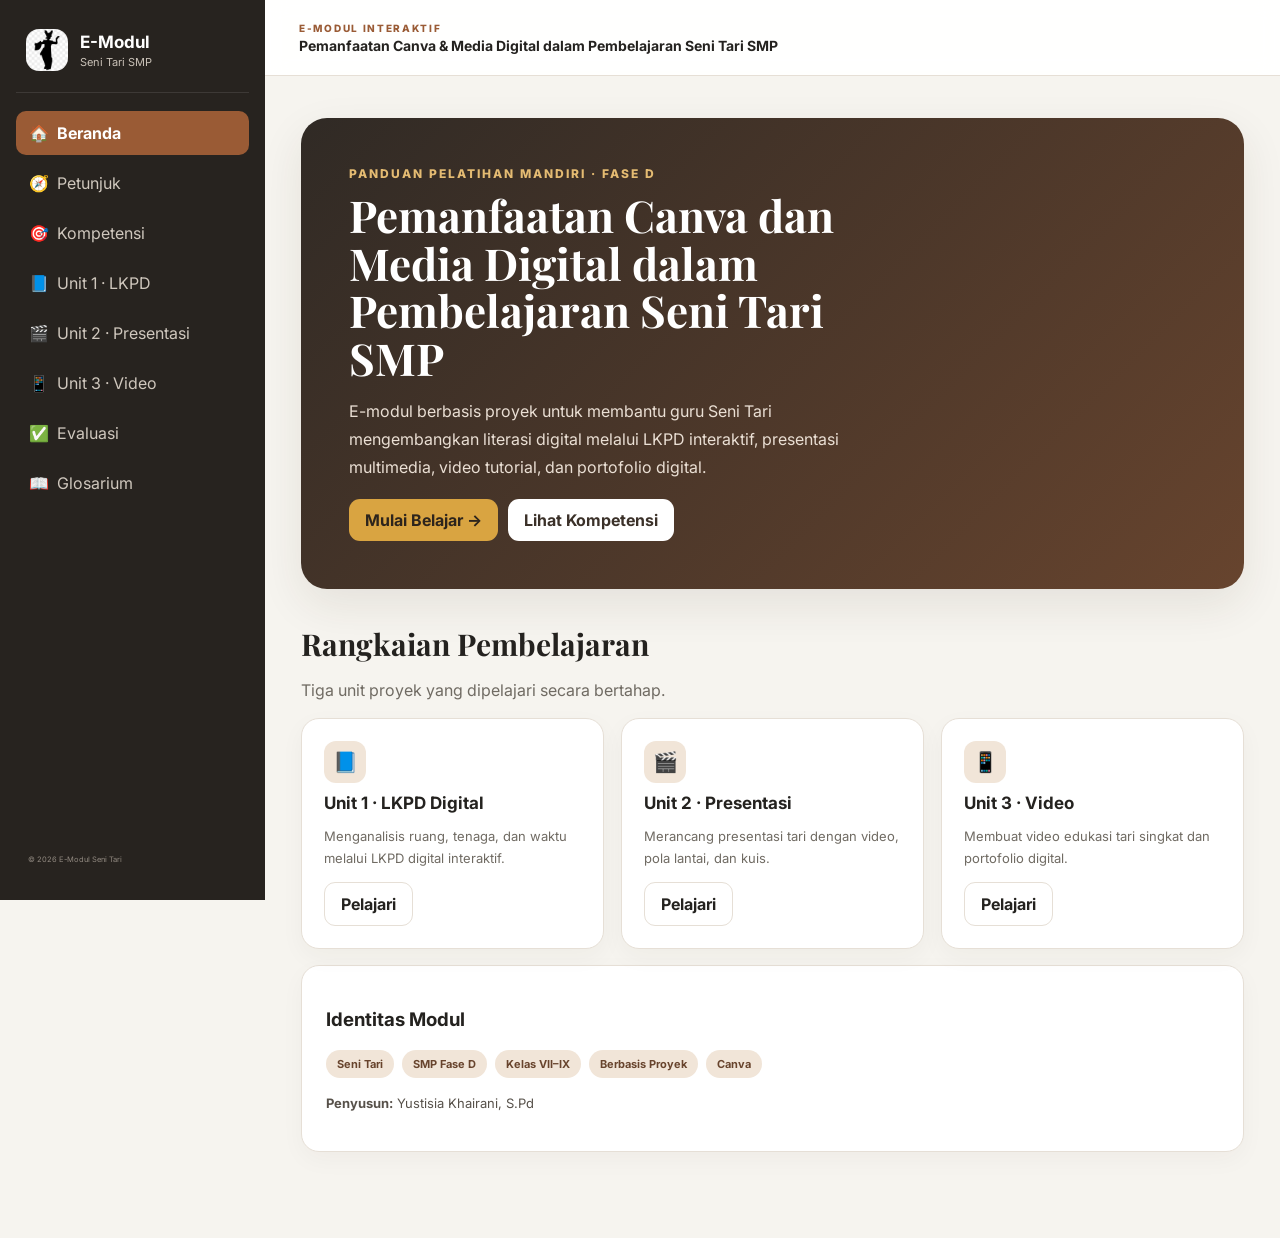
<file: e-modul.html>
<!DOCTYPE html>
<html lang="id">
<head>
  <meta charset="UTF-8">
  <meta name="viewport" content="width=device-width, initial-scale=1.0">
  <meta name="description" content="E-Modul Interaktif Seni Tari SMP">
  <meta name="theme-color" content="#9a5b35">
  <title>E-Modul Interaktif Seni Tari</title>
	 <link rel="icon" href="assets/logo.jpg" type="image/svg+xml">
  <link rel="manifest" href="manifest.webmanifest">
  <link rel="stylesheet" href="css/style.css">
</head>
<body>
  <div class="app">
    <aside class="sidebar" id="sidebar" aria-label="Navigasi utama">
      <div class="brand">
        <div class="brand-logo"><img src="assets/logo.jpg" alt="Logo identitas"></div>
        <div><strong>E-Modul</strong><span>Seni Tari SMP</span></div>
      </div>
      <nav>
        <button type="button" class="nav-item active" data-page="beranda">🏠 <span>Beranda</span></button>
        <button type="button" class="nav-item" data-page="petunjuk">🧭 <span>Petunjuk</span></button>
        <button type="button" class="nav-item" data-page="kompetensi">🎯 <span>Kompetensi</span></button>
        <button type="button" class="nav-item" data-page="unit1">📘 <span>Unit 1 · LKPD</span></button>
        <button type="button" class="nav-item" data-page="unit2">🎬 <span>Unit 2 · Presentasi</span></button>
        <button type="button" class="nav-item" data-page="unit3">📱 <span>Unit 3 · Video</span></button>
        <button type="button" id="navEvaluasi" class="nav-item" data-page="evaluasi">✅ <span>Evaluasi</span></button>
        <button type="button" class="nav-item" data-page="glosarium">📖 <span>Glosarium</span></button>
      </nav>
      <div class="sidebar-footer"><small>© 2026 E-Modul Seni Tari</small></div>
    </aside>

    <div id="sidebarOverlay" class="sidebar-overlay" aria-hidden="true"></div>

    <main class="main">
      <header class="topbar">
        <button class="menu-btn" id="menuBtn" aria-label="Buka menu">☰</button>
        <div>
          <div class="eyebrow">E-MODUL INTERAKTIF</div>
          <div class="top-title">Pemanfaatan Canva & Media Digital dalam Pembelajaran Seni Tari SMP</div>
        </div>
      </header>
      <section id="content" class="content"></section>
    </main>
  </div>
  <div id="toast" class="toast" role="status"></div>
  <div id="modal" class="modal"></div>
  <script src="js/data.js"></script>
  <script src="js/script.js"></script>
</body>
</html>
</file>
<file: css/style.css>
@import url('https://fonts.googleapis.com/css2?family=Inter:wght@400;500;600;700;800&family=Playfair+Display:wght@600;700&display=swap');
:root{--bg:#f6f4ef;--surface:#fff;--ink:#24221f;--muted:#706b63;--accent:#9a5b35;--accent2:#d9a441;--soft:#f1e5d8;--line:#e6dfd6;--success:#39735a;--danger:#a44d4d;--shadow:0 16px 45px rgba(55,40,25,.09)}
*{box-sizing:border-box}body{margin:0;background:var(--bg);color:var(--ink);font-family:Inter,system-ui,sans-serif}button,select{font:inherit}
.app{display:flex;min-height:100vh}.sidebar{width:265px;background:#27231f;color:#fff;padding:24px 16px;position:fixed;inset:0 auto 0 0;z-index:30;display:flex;flex-direction:column}.brand{display:flex;gap:12px;align-items:center;padding:5px 10px 21px;border-bottom:1px solid rgba(255,255,255,.1)}.brand-icon{width:42px;height:42px;border-radius:13px;background:var(--accent2);color:#27231f;display:grid;place-items:center;font-size:22px}.brand strong,.brand span{display:block}.brand strong{font-size:17px}.brand span{font-size:11px;color:#c9c1b7;margin-top:3px}
nav{padding-top:18px;display:grid;gap:6px}.nav-item{border:0;background:transparent;color:#cfc7bd;text-align:left;padding:12px 13px;border-radius:10px;cursor:pointer;display:flex;align-items:center;gap:8px}.nav-item:hover{background:rgba(255,255,255,.07);color:#fff}.nav-item.active{background:var(--accent);color:#fff;font-weight:700}.sidebar-footer{margin-top:auto;color:#918980;padding:12px;font-size:9px}
.main{margin-left:265px;width:calc(100% - 265px);min-height:100vh}.topbar{height:76px;background:rgba(255,255,255,.94);backdrop-filter:blur(10px);border-bottom:1px solid var(--line);display:flex;align-items:center;gap:15px;padding:0 34px;position:sticky;top:0;z-index:10}.menu-btn{display:none;border:0;background:var(--soft);padding:8px 11px;border-radius:9px}.eyebrow{font-size:10px;letter-spacing:1.7px;color:var(--accent);font-weight:800}.top-title{font-weight:700;font-size:14px;margin-top:3px}
.content{max-width:1080px;margin:auto;padding:42px 36px 70px}.hero{background:linear-gradient(135deg,#302a25,#67442e);color:#fff;border-radius:26px;padding:48px;min-height:420px;display:grid;grid-template-columns:1.2fr .8fr;align-items:center;gap:25px;box-shadow:var(--shadow)}.hero h1{font:700 44px/1.08 "Playfair Display",serif;margin:10px 0 16px}.hero p{max-width:650px;color:#eadfd4;line-height:1.75}.kicker{font-size:12px;letter-spacing:2px;text-transform:uppercase;color:#e4bb72;font-weight:800}.hero-actions{display:flex;gap:10px;flex-wrap:wrap;margin-top:18px}.btn{border:0;border-radius:11px;padding:11px 16px;cursor:pointer;font-weight:700;display:inline-flex;align-items:center;gap:8px}.btn-primary{background:var(--accent2);color:#2d241c}.btn-secondary{background:#fff;color:#3b3129}.btn-outline{background:transparent;border:1px solid var(--line);color:var(--ink)}
.section-head{margin:35px 0 18px}.section-head h2{font:700 30px "Playfair Display",serif;margin:0}.section-head p{color:var(--muted)}.cards{display:grid;grid-template-columns:repeat(3,1fr);gap:17px}.card{background:var(--surface);border:1px solid var(--line);border-radius:18px;padding:22px;box-shadow:0 8px 25px rgba(55,40,25,.04)}.icon{width:42px;height:42px;border-radius:12px;background:var(--soft);display:grid;place-items:center;font-size:20px}.card h3{margin:10px 0 8px;font-size:17px}.card p{color:var(--muted);line-height:1.65;font-size:13px}.panel{background:#fff;border:1px solid var(--line);border-radius:18px;padding:24px;margin:16px 0;box-shadow:0 8px 25px rgba(55,40,25,.035)}.panel h2{font:700 25px "Playfair Display",serif;margin:0 0 10px}.panel h3{margin-top:18px}.panel p,.panel li{color:#57514a;line-height:1.75;font-size:13px}.chips{display:flex;flex-wrap:wrap;gap:8px;margin:10px 0 14px}.chips span{background:var(--soft);color:#68442d;border-radius:100px;padding:7px 11px;font-size:11px;font-weight:700}
.page-head{margin-bottom:27px}.page-head h1{font:700 40px "Playfair Display",serif;margin:5px 0 10px}.page-head p{color:var(--muted);line-height:1.7;max-width:850px}.unit-layout{display:grid;grid-template-columns:1.05fr .95fr;gap:18px}.concepts{display:grid;grid-template-columns:repeat(3,1fr);gap:10px}.concepts div{padding:14px;background:#faf8f5;border:1px solid var(--line);border-radius:13px}.concepts b,.concepts span{display:block}.concepts b{font-size:13px}.concepts span{font-size:10px;color:var(--muted);margin-top:5px}
.cp-box{background:#faf3e9;border-left:4px solid var(--accent);padding:14px 16px;color:#5b493d;font-size:13px;line-height:1.7}.step{display:flex;gap:13px;margin:15px 0}.num{flex:0 0 34px;height:34px;border-radius:50%;background:var(--accent);color:#fff;display:grid;place-items:center;font-weight:800}.step strong{font-size:13px}.step p{margin:4px 0 0}.project{display:grid;grid-template-columns:.9fr 1.1fr;gap:22px;align-items:center;background:linear-gradient(135deg,#fbf2e5,#fff);border:1px solid #ecd8bd;border-radius:18px;padding:19px;margin-top:17px}.project h2{font:700 27px "Playfair Display",serif;margin:5px 0 10px}.project p{color:#61564d;font-size:12px;line-height:1.7}.rubric{display:grid;gap:7px;margin-top:12px}.rubric div{display:flex;justify-content:space-between;background:#f8f1e8;padding:8px 10px;border-radius:8px;font-size:10px}.rubric b{color:var(--accent)}
.visual{min-height:315px;position:relative;border-radius:17px;overflow:hidden;box-shadow:inset 0 0 0 1px rgba(255,255,255,.1)}.visual>span,.floor-head span{position:absolute;left:13px;top:12px;font-size:8px;letter-spacing:1.5px;color:#fff;background:rgba(37,29,24,.45);padding:7px 8px;border-radius:7px;z-index:3}.stage-space{background:linear-gradient(180deg,#ead9c8 0 48%,#7c5c4b 48%)}.dancer{position:absolute;left:50%;top:44%;width:40px;height:90px;transform:translate(-50%,-50%)}.dancer:before{content:"";position:absolute;left:11px;top:0;width:18px;height:18px;border-radius:50%;background:#5a3728}.dancer:after{content:"";position:absolute;left:8px;top:18px;width:23px;height:41px;border-radius:13px;background:#6b3f2a;box-shadow:-18px 47px 0 -5px #5a3728,18px 47px 0 -5px #5a3728}.arc{position:absolute;border:2px solid rgba(255,255,255,.55);border-radius:50%;left:50%;top:43%;transform:translate(-50%,-50%);width:145px;height:83px}.arc.b{width:245px;height:130px}.cross{position:absolute;background:rgba(255,255,255,.26)}.cross.x{height:1px;left:10%;right:10%;top:57%}.cross.y{width:1px;top:27%;bottom:22%;left:50%}.visual-caption{position:absolute;left:13px;right:13px;bottom:13px;color:#fff;z-index:5}.visual-caption strong,.visual-caption small{display:block}.visual-caption strong{font-size:11px}.visual-caption small{font-size:8px;color:#ecdfd6;margin-top:4px}.stage-energy{background:linear-gradient(180deg,#ead9c8 0 52%,#866b59 52%)}.energy-strong,.energy-soft{position:absolute;top:28%;font:700 36px "Playfair Display",serif}.energy-strong{left:10%;color:#6b3f2a}.energy-soft{right:10%;color:#f1e6da}.person-energy{position:absolute;left:48%;top:40%;width:38px;height:88px}.person-energy:before{content:"";position:absolute;top:0;left:8px;width:20px;height:20px;border-radius:50%;background:#513329}.person-energy:after{content:"";position:absolute;top:19px;left:7px;width:24px;height:39px;border-radius:14px;background:#7d4931;box-shadow:14px 44px 0 -5px #513329,-11px 44px 0 -5px #513329}.wave{position:absolute;left:8%;right:8%;bottom:25%;height:30px;border-top:3px solid rgba(255,255,255,.38);border-radius:50%}
.floor{border-radius:17px;background:#fff;border:1px solid #eadbd0;padding:14px;position:relative;min-height:315px}.floor-head{display:flex;justify-content:space-between;align-items:center}.floor-head span{position:relative;left:auto;top:auto;background:#f0e5da;color:#6f4b37}.floor-head b{font-size:9px;padding:6px 9px;background:#efe5db;color:#6f4b37;border-radius:100px}.floor-stage{position:relative;height:235px;margin-top:12px;border-radius:11px;background:repeating-linear-gradient(0deg,#f3ede6,#f3ede6 26px,#ebe2d7 27px),repeating-linear-gradient(90deg,transparent,transparent 26px,#ebe2d7 27px);overflow:hidden}.floor-stage .p{position:absolute;width:17px;height:17px;border-radius:50%;background:#6b3f2a}.p1{left:18%;top:20%}.p2{left:40%;top:35%}.p3{left:61%;top:52%}.p4{left:78%;top:70%}.floor-stage em{position:absolute;left:20%;top:24%;width:66%;height:3px;background:#bd8b60;transform:rotate(27deg);transform-origin:left center}.floor-stage strong{position:absolute;color:#bd8b60;font-size:24px}.floor-stage strong:nth-of-type(1){left:33%;top:31%;transform:rotate(25deg)}.floor-stage strong:nth-of-type(2){left:54%;top:45%;transform:rotate(25deg)}.floor-stage strong:nth-of-type(3){left:75%;top:60%;transform:rotate(25deg)}.floor-foot{display:flex;justify-content:space-between;gap:8px;margin-top:9px}.floor-foot b{font-size:10px}.floor-foot small{font-size:9px;color:var(--muted)}
.media-panel{display:grid;grid-template-columns:.9fr 1.1fr;gap:18px;align-items:center}.media-demo{height:250px;border-radius:15px;background:linear-gradient(145deg,#352a25,#73513d);display:grid;place-items:center;position:relative;color:#fff}.media-demo span{position:absolute;top:12px;left:12px;font-size:8px;letter-spacing:1.5px}.play{width:54px;height:54px;background:rgba(255,255,255,.84);color:#543526;border-radius:50%;display:grid;place-items:center;font-size:17px;padding-left:2px}.slides-preview{display:grid;grid-template-columns:repeat(2,1fr);gap:8px}.slides-preview div{padding:24px 12px;border-radius:10px;color:#fff;font-weight:800;font-size:10px}.slides-preview div:nth-child(1){background:#8c6a52}.slides-preview div:nth-child(2){background:#6b3f2a}.slides-preview div:nth-child(3){background:#a86f45}.slides-preview div:nth-child(4){background:#4f654b}
.video-timeline{display:grid;grid-template-columns:repeat(3,1fr);gap:10px;margin-top:14px}.video-timeline div{padding:12px;background:#faf7f2;border:1px solid var(--line);border-radius:10px}.video-timeline b,.video-timeline span{display:block}.video-timeline b{color:var(--accent)}.video-timeline span{font-size:10px;color:var(--muted);margin-top:4px}.phone{display:flex;justify-content:center}.phone-screen{height:360px;width:220px;border:8px solid #1d1815;border-radius:28px;background:linear-gradient(180deg,#dec8b6,#7f6252);position:relative;overflow:hidden}.phone-title{height:35px;background:#2d2723;color:#eee;padding:10px;text-align:center;font-size:8px;letter-spacing:1px}.phone-person{position:absolute;left:50%;top:43%;width:35px;height:80px;transform:translate(-50%,-50%)}.phone-person:before{content:"";position:absolute;left:9px;top:0;width:17px;height:17px;border-radius:50%;background:#56372c}.phone-person:after{content:"";position:absolute;left:7px;top:17px;width:21px;height:37px;border-radius:12px;background:#74462f;box-shadow:-12px 41px 0 -4px #56372c,12px 41px 0 -4px #56372c}.phone .tag{position:absolute;left:9px;bottom:13px;background:rgba(0,0,0,.4);color:#fff;padding:6px 7px;border-radius:6px;font-size:8px}.phone .play{position:absolute;left:50%;top:51%;transform:translate(-50%,-50%)}.portfolio{display:grid;grid-template-columns:.85fr 1.15fr;gap:15px}.portfolio-cover{background:linear-gradient(135deg,#6b3f2a,#a86f45);color:#fff;border-radius:15px;padding:24px;min-height:230px}.portfolio-cover .eyebrow{color:#f0c583}.portfolio-cover h2{font:700 29px "Playfair Display",serif;margin:7px 0}.portfolio-cover p{font-size:11px;color:#eee2d8;line-height:1.6}.gallery{display:grid;grid-template-columns:repeat(3,1fr);gap:9px}.gallery>div{border:1px solid var(--line);border-radius:10px;overflow:hidden;background:#fff}.thumb{height:105px;background:linear-gradient(145deg,#d2b39a,#6b3f2a)}.t2{background:linear-gradient(145deg,#e0cfaf,#7d604b)}.t3{background:linear-gradient(145deg,#c1ccb7,#6f785c)}.t4{background:linear-gradient(145deg,#d7b9c0,#7c4d5d)}.t5{background:linear-gradient(145deg,#c8c6dc,#5f6078)}.t6{background:linear-gradient(145deg,#e7d2ae,#8a5e37)}.gallery span{display:block;padding:8px;font-size:8px;font-weight:700}
.attachment-box{margin-top:18px;background:#fffdf9;border:1px solid #ddcfbf;border-radius:17px;padding:18px;display:grid;grid-template-columns:auto 1fr;gap:14px}.attachment-icon{width:48px;height:48px;border-radius:14px;background:var(--soft);display:grid;place-items:center;font-size:20px}.attachment-heading{display:flex;align-items:flex-start;justify-content:space-between;gap:10px}.attachment-heading h3{font:700 22px "Playfair Display",serif;margin:3px 0}.attachment-body p{font-size:12px;color:var(--muted);line-height:1.65;margin:6px 0}.attachment-status{font-size:9px;padding:6px 8px;border-radius:100px;background:#efe7de;color:#826f61;white-space:nowrap}.attachment-status.filled{background:#e8f3ec;color:var(--success);font-weight:800}.accepted{font-size:9px;color:#8d8177;margin:8px 0}.file-row{display:flex;align-items:center;gap:8px;flex-wrap:wrap}.file-info{min-width:170px;flex:1;background:#f7f2eb;border:1px solid var(--line);border-radius:9px;padding:8px 10px}.file-name{display:block;font-size:10px;font-weight:700;overflow:hidden;text-overflow:ellipsis;white-space:nowrap}.file-info small{display:block;font-size:9px;color:#91867e;margin-top:3px}.upload-label{cursor:pointer}.simple{grid-template-columns:1.1fr .9fr}
.quiz{background:#fff;border:1px solid var(--line);border-radius:17px;padding:21px;margin:15px 0}.quiz-top{display:flex;justify-content:space-between;font-size:9px;font-weight:800;color:#8a7f76}.quiz h3{font:700 21px "Playfair Display",serif;line-height:1.3}.option{display:block;padding:11px 12px;border:1px solid var(--line);border-radius:9px;margin:7px 0;font-size:11px;cursor:pointer}.option:hover{background:#faf2e8}.option input{margin-right:7px}.feedback{margin-top:10px;padding:10px;border-radius:8px;font-size:11px;display:block;min-height:5px}.feedback.good{background:#eaf5ef;color:var(--success)}.feedback.bad{background:#faeded;color:var(--danger)}table{width:100%;border-collapse:collapse}th,td{border:1px solid var(--line);padding:10px;text-align:left;font-size:11px;vertical-align:top}th{background:#f7f2eb}td select{border:1px solid var(--line);padding:7px;border-radius:7px;background:#fff}.glossary{display:grid;grid-template-columns:repeat(2,1fr);gap:12px}.term{background:#fff;border:1px solid var(--line);border-radius:14px;padding:16px}.term strong{color:var(--accent)}.term p{font-size:11px;line-height:1.6;color:var(--muted)}.tip{background:#f7efe4;color:#6a503e;padding:11px 13px;border-radius:9px;font-size:11px;margin-top:12px}
.modal{position:fixed;inset:0;z-index:50;pointer-events:none}.modal:empty{display:none}.modal-backdrop{position:absolute;inset:0;background:rgba(35,27,22,.58);backdrop-filter:blur(3px)}.modal-card{position:relative;z-index:2;width:min(620px,calc(100% - 28px));margin:12vh auto;background:#fff;border-radius:18px;padding:24px;box-shadow:0 28px 70px rgba(0,0,0,.2)}.modal-x{position:absolute;top:8px;right:12px;background:transparent;border:0;font-size:25px;color:#776f67;cursor:pointer}.modal-card h2{font:700 28px "Playfair Display",serif}.modal-player{height:280px;border-radius:14px;background:linear-gradient(145deg,#342a25,#76533e);display:grid;place-items:center;color:#fff;text-align:center}.big-play{width:66px;height:66px;border-radius:50%;background:rgba(255,255,255,.84);color:#543526;display:grid;place-items:center;margin:auto auto 10px}.modal-player strong,.modal-player small{display:block}.modal-player small{color:#ddd0c4;margin-top:6px}.modal-card p{font-size:11px;color:#71675f;line-height:1.6}
.sidebar-overlay{display:none}
@media(max-width:950px){.hero{grid-template-columns:1fr}.hero-art{margin-top:8px}.cards{grid-template-columns:repeat(2,1fr)}.unit-layout,.project,.media-panel,.portfolio,.simple{grid-template-columns:1fr}.hero-art{min-height:330px}.concepts,.video-timeline{grid-template-columns:1fr}}
@media(max-width:760px){
 .sidebar{transform:translateX(-100%);transition:.25s;box-shadow:10px 0 30px rgba(0,0,0,.2)}.sidebar.open{transform:none}.sidebar-overlay.show{display:block;position:fixed;inset:0;background:rgba(0,0,0,.35);z-index:25}.main{margin-left:0;width:100%}.menu-btn{display:block}.top-title{max-width:250px;font-size:12px}.content{padding:25px 18px 55px}.hero{padding:30px 24px}.hero h1{font-size:35px}.cards,.glossary{grid-template-columns:1fr}.gallery{grid-template-columns:repeat(2,1fr)}.attachment-box{grid-template-columns:1fr}.attachment-heading{flex-direction:column}.file-row{align-items:stretch}.file-info{width:100%;min-width:0}.file-row .btn{justify-content:center}.project{grid-template-columns:1fr}}

/* V2.1 asset + submission overrides */
.brand-logo{width:42px;height:42px;border-radius:13px;overflow:hidden;background:#fff;display:grid;place-items:center;flex:none}
.brand-logo img{width:100%;height:100%;object-fit:cover}
.visual{background:#fff}
.visual img{width:100%;height:100%;display:block;object-fit:cover}
.visual.floor-photo{background:#fff}
.visual.floor-photo img{object-fit:cover;object-position:center}
.stage-space img,.stage-energy img{object-position:center}
.media-demo{overflow:hidden}
.media-demo video{width:100%;height:100%;object-fit:cover;display:block}
.phone-screen video{width:100%;height:calc(100% - 35px);object-fit:cover;display:block}
.gallery img,.gallery video{width:100%;height:105px;display:block;object-fit:cover;background:#2d2723}
.submission-note{margin-top:18px;padding:20px;border:1px solid #e7d8c9;background:linear-gradient(135deg,#fbf2e5,#fff);border-radius:16px;display:flex;align-items:center;justify-content:space-between;gap:18px}
.submission-note h2{font:700 25px "Playfair Display",serif;margin:5px 0 8px;color:#2f2924}
.submission-note p{margin:0;color:#61564d;font-size:12px;line-height:1.7}
.attachment-status{white-space:nowrap;padding:6px 9px;border-radius:100px;font-size:9px;font-weight:700;background:#efe7de;color:#816f61}
.attachment-status.filled{background:#e8f3ec;color:#39735a}
.attachment-box{display:grid;grid-template-columns:auto 1fr;gap:14px;background:#fffdf9;border:1px solid #ddcfbf;border-radius:16px;padding:18px;margin-top:18px}
.attachment-icon{width:48px;height:48px;border-radius:14px;background:#f1e5d8;display:grid;place-items:center;font-size:20px}
.attachment-heading{display:flex;align-items:flex-start;justify-content:space-between;gap:10px}.attachment-heading h3{font:700 22px "Playfair Display",serif;margin:3px 0}
.attachment-body p{font-size:12px;color:#70685f;line-height:1.65;margin:6px 0}.accepted{font-size:9px;color:#8d8177;margin:8px 0}
.file-row{display:flex;align-items:center;gap:8px;flex-wrap:wrap}.file-info{min-width:170px;flex:1;background:#f7f2eb;border:1px solid #e6dfd6;border-radius:9px;padding:8px 10px}.file-name{display:block;font-size:10px;font-weight:700;overflow:hidden;text-overflow:ellipsis;white-space:nowrap}.file-info small{display:block;font-size:9px;color:#91867e;margin-top:3px}.upload-label{cursor:pointer}
.sidebar-overlay{display:none}
@media(max-width:760px){.sidebar-overlay.show{display:block;position:fixed;inset:0;background:rgba(0,0,0,.35);z-index:25}.attachment-box{grid-template-columns:1fr}.attachment-heading{flex-direction:column}.file-row{align-items:stretch}.file-info{width:100%;min-width:0}.submission-note{flex-direction:column;align-items:stretch}.gallery img,.gallery video{height:120px}}
.flow-steps{display:grid;grid-template-columns:repeat(5,1fr);gap:10px;margin-top:14px}.flow-steps>div{background:#faf7f2;border:1px solid var(--line);border-radius:12px;padding:13px 11px}.flow-steps span{display:grid;place-items:center;width:28px;height:28px;border-radius:50%;background:var(--accent);color:#fff;font-size:11px;font-weight:800;margin-bottom:9px}.flow-steps strong,.flow-steps small{display:block}.flow-steps strong{font-size:11px}.flow-steps small{font-size:9px;color:var(--muted);line-height:1.5;margin-top:4px}
@media(max-width:950px){.flow-steps{grid-template-columns:repeat(2,1fr)}}
@media(max-width:760px){.flow-steps{grid-template-columns:1fr}}
</file>
